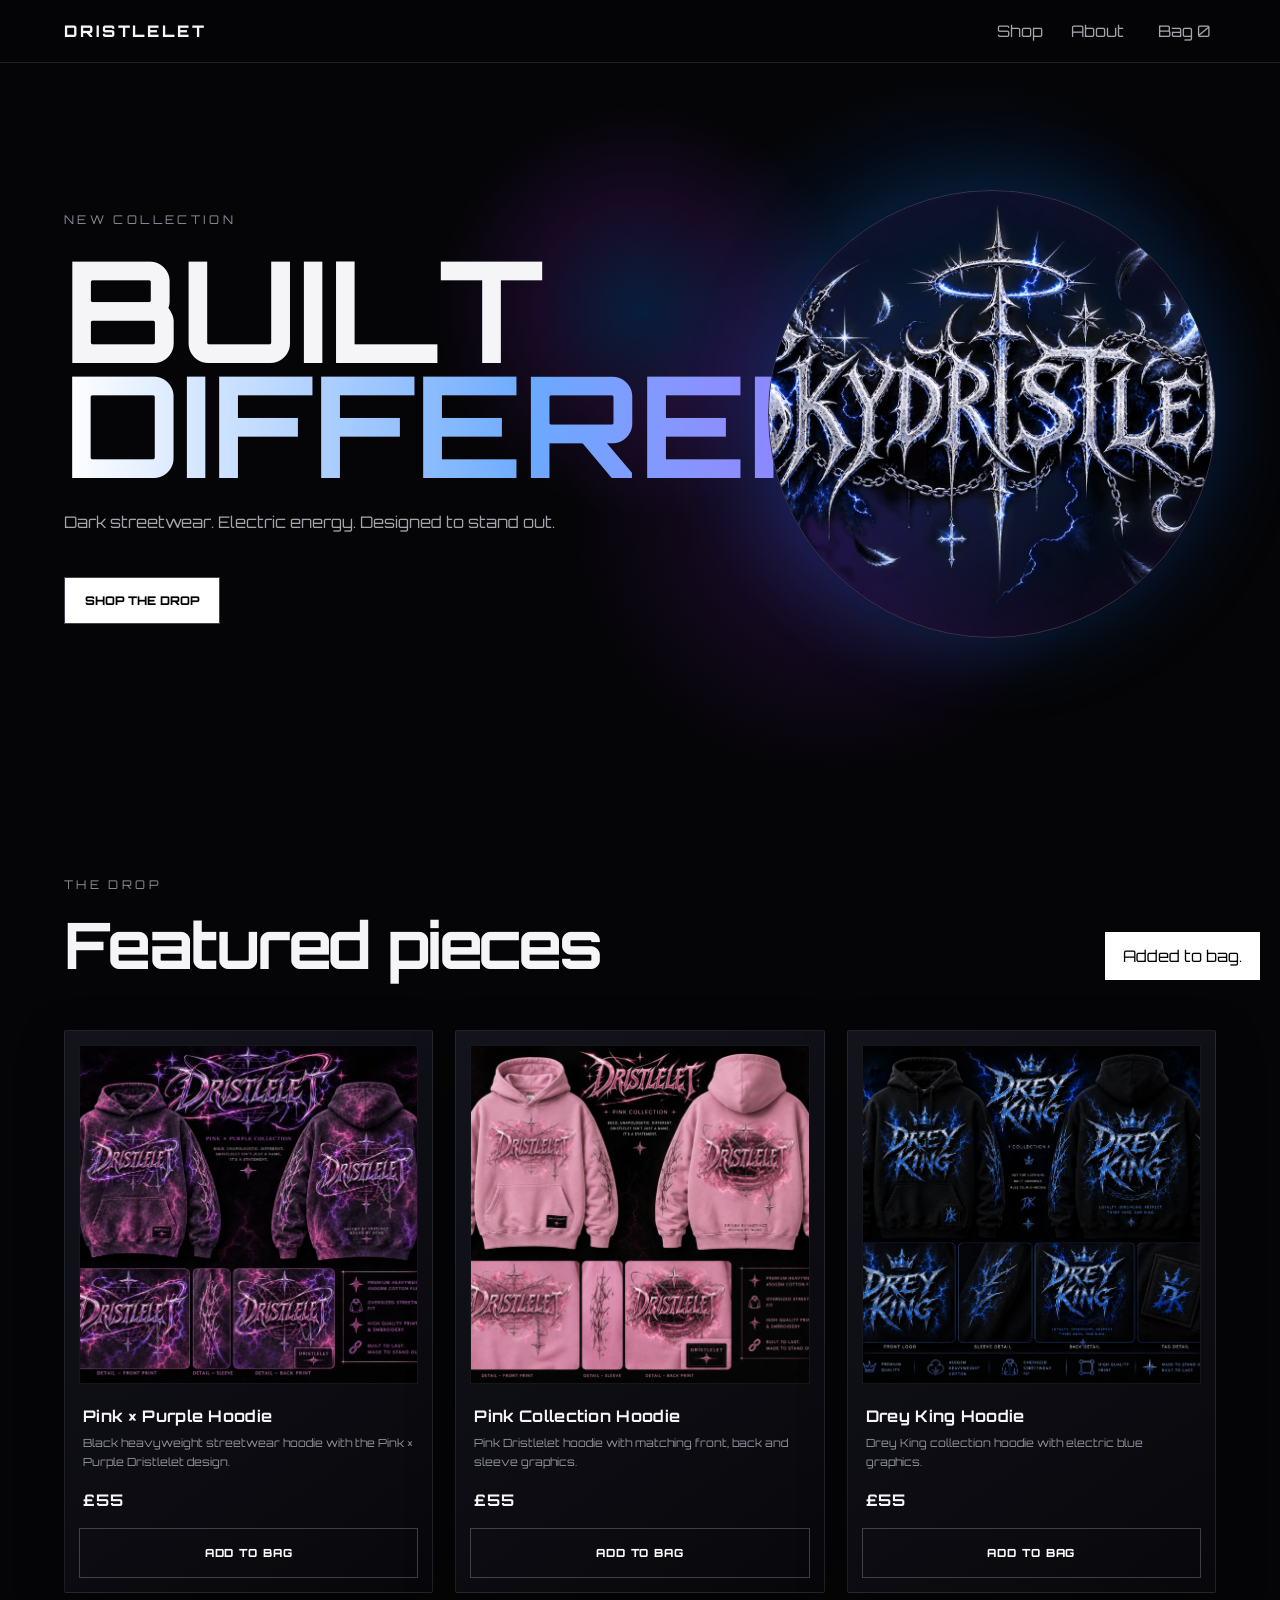
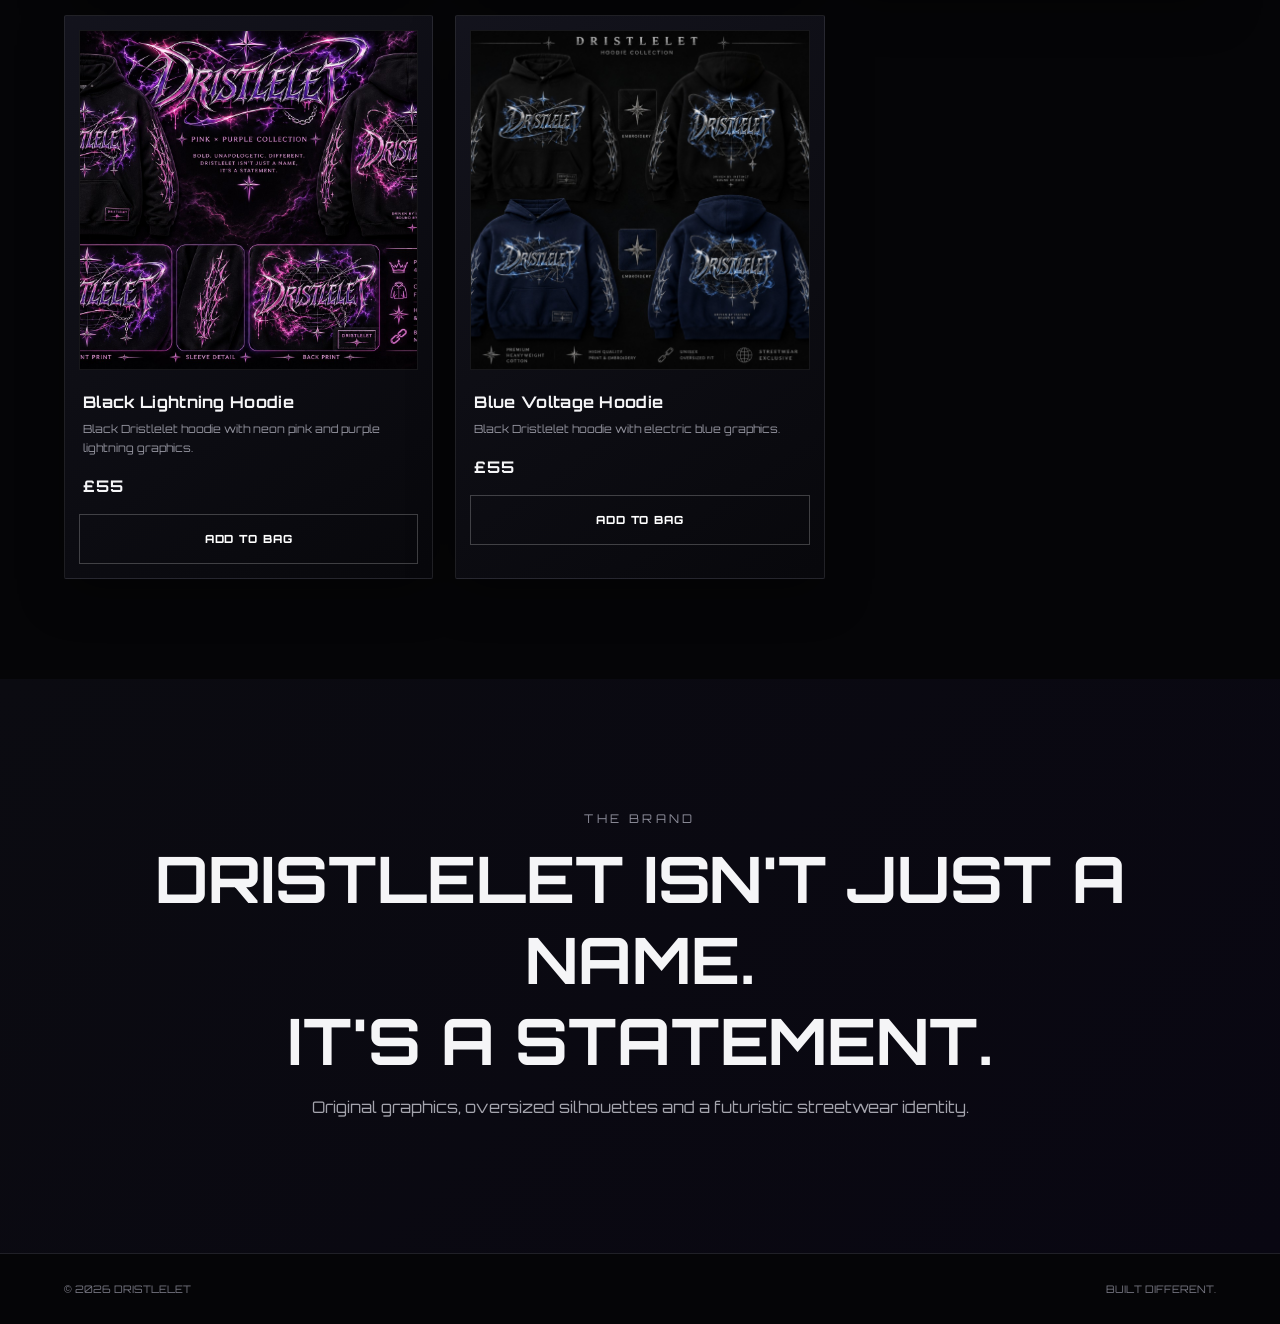
<file: index.html>
<!DOCTYPE html>
<html lang="en">

<head>

  <meta charset="UTF-8">

  <meta
    name="viewport"
    content="width=device-width, initial-scale=1.0"
  >

  <meta
    name="description"
    content="DRISTLELET — futuristic streetwear, hoodies and electric energy."
  >

  <title>DRISTLELET — Streetwear</title>

  <link rel="stylesheet" href="style.css?v=7">

</head>


<body>

  <!-- =================================
       NAVIGATION
  ================================== -->

  <header class="nav">

    <a
      class="brand"
      href="#top"
      aria-label="DRISTLELET home"
    >
      DRISTLELET
    </a>


    <nav aria-label="Main navigation">

      <a href="#shop">
        Shop
      </a>

      <a href="#about">
        About
      </a>

      <button
        id="cartButton"
        type="button"
        aria-label="Open shopping bag"
      >
        Bag <span id="cartCount">0</span>
      </button>

    </nav>

  </header>


  <!-- =================================
       MAIN
  ================================== -->

  <main id="top">


    <!-- =================================
         HERO
    ================================== -->

    <section class="hero">

      <div class="hero-copy">

        <p class="eyebrow">
          NEW COLLECTION
        </p>


        <h1>
          BUILT<br>
          <span>DIFFERENT.</span>
        </h1>


        <p>
          Dark streetwear.
          Electric energy.
          Designed to stand out.
        </p>


        <a
          class="button"
          href="#shop"
        >
          SHOP THE DROP
        </a>

      </div>


      <!-- HERO IMAGE -->

      <div class="hero-mark">

        <img
          src="images/file_0000000054fc824689d79f6299a13b51.png"
          alt="SKYDRISTLE"
        >

      </div>

    </section>


    <!-- =================================
         SHOP
    ================================== -->

    <section
      id="shop"
      class="section"
    >

      <div class="section-heading">

        <p class="eyebrow">
          THE DROP
        </p>

        <h2>
          Featured pieces
        </h2>

      </div>


      <!-- PRODUCTS -->

      <div
        class="products"
        id="products"
      ></div>

    </section>


    <!-- =================================
         ABOUT
    ================================== -->

    <section
      id="about"
      class="about"
    >

      <p class="eyebrow">
        THE BRAND
      </p>


      <h2>
        DRISTLELET ISN'T JUST A NAME.<br>
        IT'S A STATEMENT.
      </h2>


      <p>
        Original graphics,
        oversized silhouettes
        and a futuristic streetwear identity.
      </p>

    </section>

  </main>


  <!-- =================================
       FOOTER
  ================================== -->

  <footer>

    <span>
      © 2026 DRISTLELET
    </span>

    <span>
      BUILT DIFFERENT.
    </span>

  </footer>


  <!-- =================================
       TOAST
  ================================== -->

  <div
    id="toast"
    class="toast"
    role="status"
    aria-live="polite"
  >
    Added to bag.
  </div>


  <!-- =================================
       JAVASCRIPT
  ================================== -->

  <script src="catalogue.js?v=7"></script>

  <script src="script.js?v=7"></script>


</body>

</html>
</file>
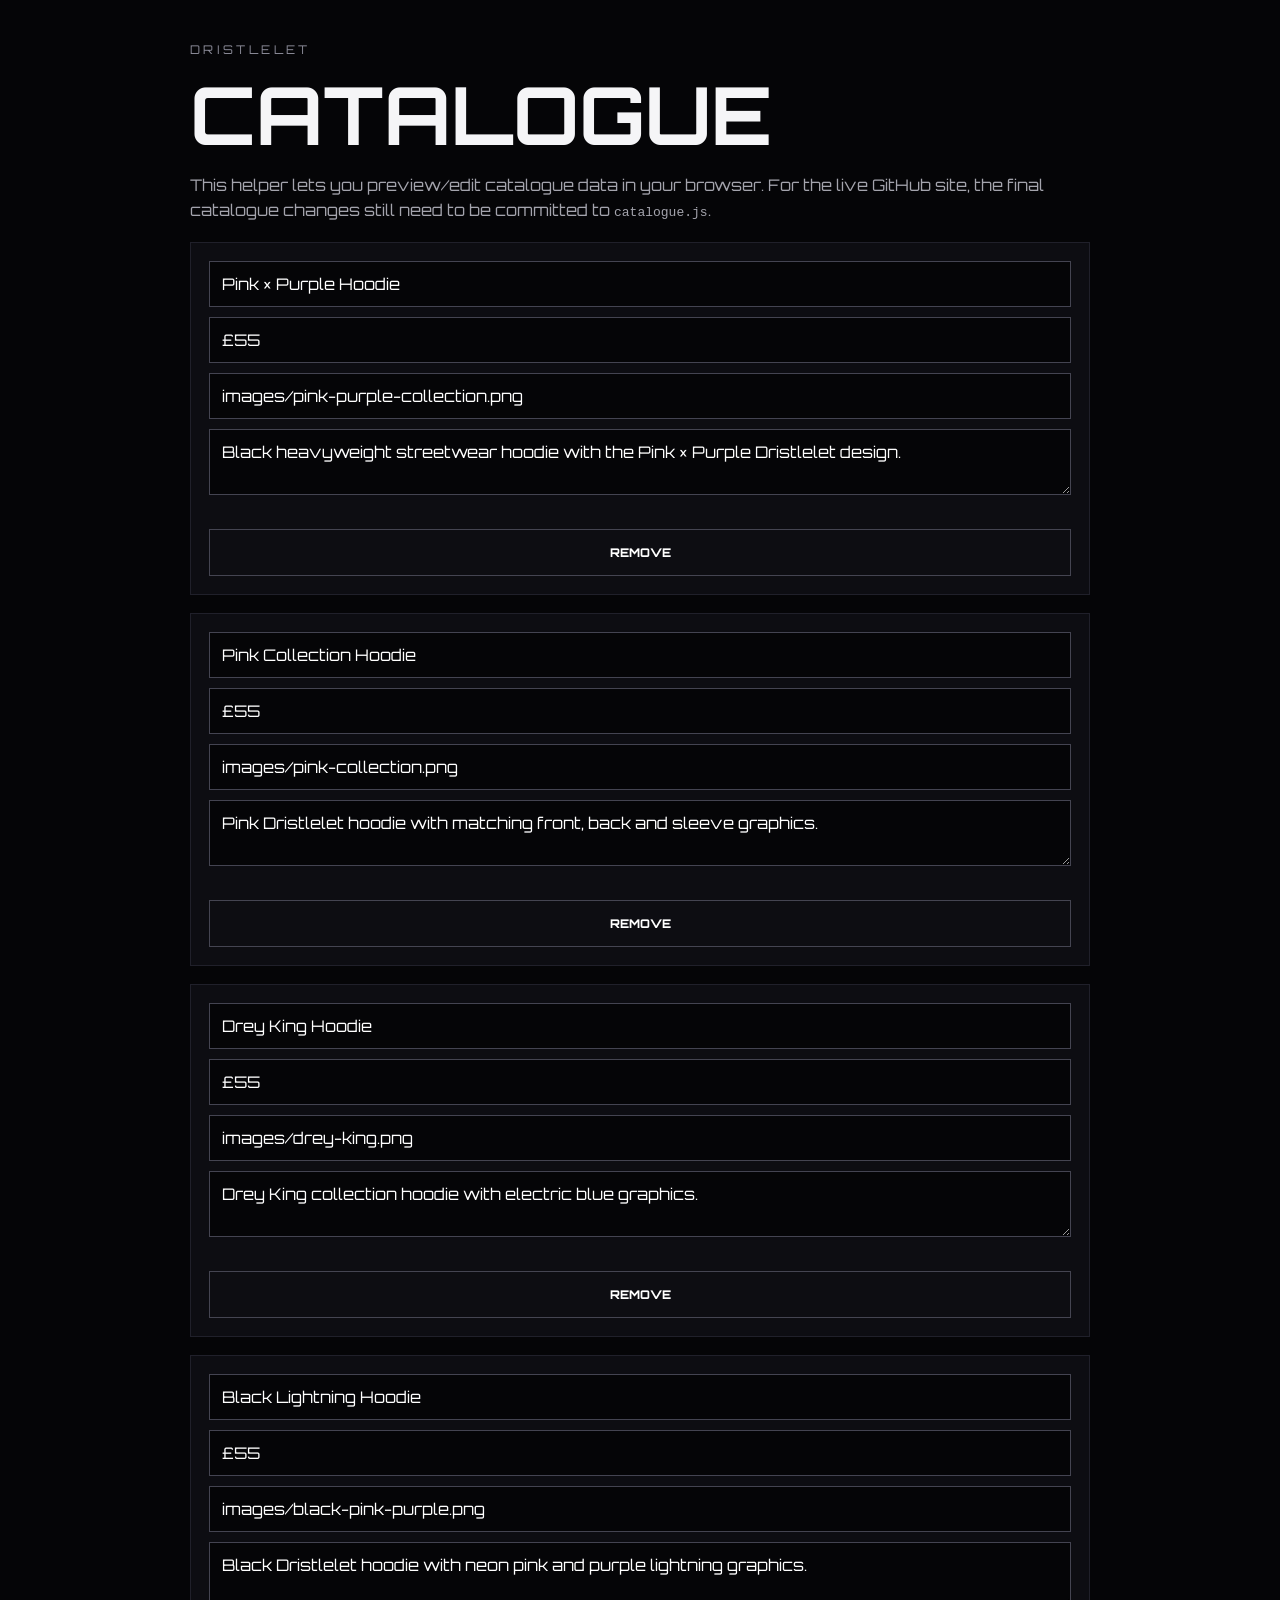
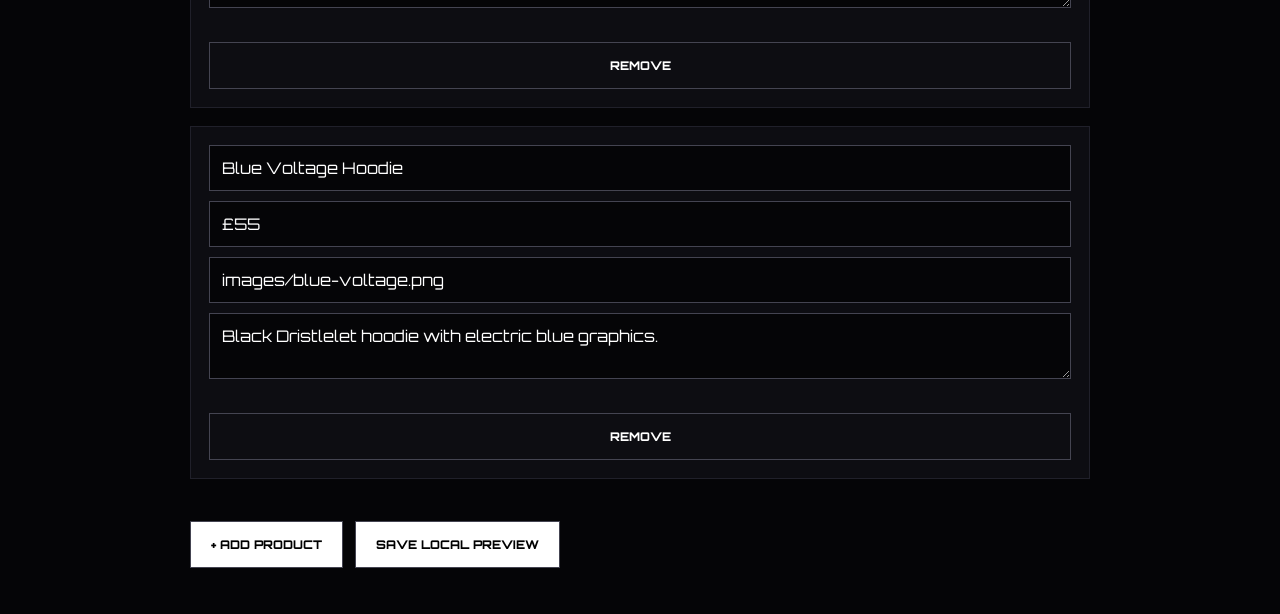
<file: catalogue-admin.html>
<!DOCTYPE html>
<html lang="en">
<head>
<meta charset="UTF-8">
<meta name="viewport" content="width=device-width, initial-scale=1.0">
<title>Dristlelet Catalogue Manager</title>
<link rel="stylesheet" href="style.css">
<style>
body { padding: 30px 5%; }
.manager { max-width: 900px; margin: auto; }
.row { display:grid; gap:10px; margin:18px 0; padding:18px; border:1px solid #20202a; background:#0d0d12; }
input, textarea { width:100%; padding:12px; background:#050507; color:white; border:1px solid #444451; font:inherit; }
.manager button { margin-right:8px; }
.note { color:#a4a4ad; line-height:1.6; }
</style>
</head>
<body>
<div class="manager">
<p class="eyebrow">DRISTLELET</p>
<h1 style="font-size:clamp(2.2rem,7vw,5rem)">CATALOGUE</h1>
<p class="note">This helper lets you preview/edit catalogue data in your browser. For the live GitHub site, the final catalogue changes still need to be committed to <code>catalogue.js</code>.</p>
<div id="manager"></div>
<button class="button" id="add">+ ADD PRODUCT</button>
<button class="button" id="save">SAVE LOCAL PREVIEW</button>
<p id="status" class="note"></p>
</div>
<script src="catalogue.js"></script>
<script>
let items = JSON.parse(localStorage.getItem("dristleletCatalogue") || "null") || catalogue.map(x => ({...x}));
const manager = document.getElementById("manager");
function render() {
  manager.innerHTML = "";
  items.forEach((p,i) => {
    const row = document.createElement("div");
    row.className = "row";
    ["name","price","image","description"].forEach(key => {
      const el = key === "description" ? document.createElement("textarea") : document.createElement("input");
      el.value = p[key] || "";
      el.placeholder = key;
      el.oninput = e => p[key] = e.target.value;
      row.appendChild(el);
    });
    const remove = document.createElement("button");
    remove.className = "add";
    remove.textContent = "REMOVE";
    remove.onclick = () => { items.splice(i,1); render(); };
    row.appendChild(remove);
    manager.appendChild(row);
  });
}
document.getElementById("add").onclick = () => {
  items.push({name:"New Hoodie", price:"£55", image:"images/", description:""});
  render();
};
document.getElementById("save").onclick = () => {
  localStorage.setItem("dristleletCatalogue", JSON.stringify(items));
  document.getElementById("status").textContent = "Saved to this browser. To publish changes, update catalogue.js in GitHub.";
};
render();
</script>
</body>
</html>
</file>
<file: style.css>
@import url('https://fonts.googleapis.com/css2?family=Orbitron:wght@400;600;800&display=swap');

:root {
  --bg: #050507;
  --panel: #0d0d12;
  --text: #f5f5f7;
  --muted: #a4a4ad;
  --blue: #1677ff;
  --purple: #9d35ff;
  --pink: #ff3dbd;
}

* { box-sizing: border-box; }
html { scroll-behavior: smooth; }
body {
  margin: 0;
  background: var(--bg);
  color: var(--text);
  font-family: Orbitron, Arial, sans-serif;
}
a { color: inherit; text-decoration: none; }

.nav {
  position: sticky;
  top: 0;
  z-index: 10;
  display: flex;
  justify-content: space-between;
  align-items: center;
  padding: 20px 5%;
  background: rgba(5,5,7,.82);
  backdrop-filter: blur(14px);
  border-bottom: 1px solid #202027;
}
.brand { font-weight: 800; letter-spacing: .18em; }
nav { display: flex; gap: 28px; align-items: center; }
nav a, nav button { color: var(--muted); }
nav a:hover, nav button:hover { color: white; }
nav button {
  background: none;
  border: 0;
  font: inherit;
  cursor: pointer;
}

.hero {
  min-height: 78vh;
  padding: 8vw 5%;
  display: flex;
  align-items: center;
  justify-content: space-between;
  overflow: hidden;
  background:
    radial-gradient(circle at 75% 45%, rgba(22,119,255,.24), transparent 30%),
    radial-gradient(circle at 65% 65%, rgba(157,53,255,.18), transparent 28%);
}
.hero-copy { max-width: 680px; }
.eyebrow { color: #8b8b98; font-size: .75rem; letter-spacing: .28em; }
h1 { font-size: clamp(4rem, 11vw, 9rem); line-height: .82; margin: 25px 0; }
h1 span {
  background: linear-gradient(90deg, #fff, #6ba9ff, #c46cff);
  -webkit-background-clip: text;
  color: transparent;
}
.hero-copy > p:not(.eyebrow) { color: var(--muted); max-width: 520px; line-height: 1.8; }
.button, .add {
  display: inline-block;
  margin-top: 24px;
  padding: 15px 20px;
  border: 1px solid #444451;
  background: white;
  color: black;
  font: inherit;
  font-size: .75rem;
  font-weight: 800;
  cursor: pointer;
}
.hero-mark {
  width: 35vw;
  height: 35vw;
  max-width: 460px;
  max-height: 460px;
  display: grid;
  place-items: center;
  border: 1px solid #353544;
  border-radius: 50%;
  font-size: 18vw;
  font-weight: 800;
  color: #111;
  -webkit-text-stroke: 2px #4d8dff;
  box-shadow: 0 0 90px rgba(22,119,255,.2), inset 0 0 80px rgba(157,53,255,.12);
}

.section { padding: 100px 5%; }
.section-heading { margin-bottom: 45px; }
h2 { font-size: clamp(2rem, 5vw, 4rem); margin: 10px 0; }

.products {
  display: grid;
  grid-template-columns: repeat(3, 1fr);
  gap: 22px;
}
.product {
  background: var(--panel);
  border: 1px solid #20202a;
  padding: 18px;
}
.product-art {
  aspect-ratio: 1 / 1;
  display: grid;
  place-items: center;
  font-size: clamp(1.4rem, 4vw, 3rem);
  font-weight: 800;
  text-align: center;
  padding: 20px;
}
.product-art.blue {
  background: radial-gradient(circle, #125cff, #080b14 55%, #030304);
}
.product-art.purple {
  background: radial-gradient(circle, #c22fff, #211027 48%, #030304);
}
.product-art.ice {
  background: radial-gradient(circle, #8eeaff, #06182a 45%, #030304);
}
.product h3 { margin: 20px 0 8px; }
.product p { color: var(--muted); font-size: .75rem; }
.product strong { display: block; margin-top: 18px; }
.add { background: transparent; color: white; width: 100%; }
.add:hover { background: white; color: black; }

.about {
  padding: 120px 5%;
  text-align: center;
  background: linear-gradient(135deg, #0b0b11, #090712);
}
.about > p:last-child { color: var(--muted); }

footer {
  display: flex;
  justify-content: space-between;
  padding: 28px 5%;
  color: #777782;
  font-size: .65rem;
  border-top: 1px solid #202027;
}

.toast {
  position: fixed;
  right: 20px;
  bottom: 20px;
  padding: 14px 18px;
  background: white;
  color: black;
  transform: translateY(100px);
  transition: .25s;
}
.toast.show { transform: translateY(0); }

@media (max-width: 800px) {
  nav a { display: none; }
  .nav { padding: 16px 18px; }
  nav { gap: 8px; }

  .hero {
    min-height: auto;
    padding: 72px 18px 60px;
    flex-direction: column;
    text-align: center;
    gap: 48px;
  }

  .hero-copy {
    width: 100%;
    max-width: 100%;
    min-width: 0;
  }

  h1 {
    width: 100%;
    max-width: 100%;
    margin: 20px 0;
    font-size: clamp(3rem, 12vw, 5rem);
    line-height: .86;
    letter-spacing: -.055em;
    overflow-wrap: anywhere;
  }

  .hero-copy > p:not(.eyebrow) {
    max-width: 100%;
    font-size: .78rem;
    line-height: 1.7;
  }

  .button {
    max-width: 100%;
    padding: 15px 18px;
  }

  .hero-mark { width: 65vw; height: 65vw; max-width: 300px; max-height: 300px; }
  .products { grid-template-columns: 1fr; }
  .section, .about { padding-left: 18px; padding-right: 18px; }
  footer { flex-direction: column; gap: 10px; padding-left: 18px; padding-right: 18px; }
}

@media (max-width: 420px) {
  h1 { font-size: clamp(2.75rem, 11.5vw, 4.5rem); }
  .brand { letter-spacing: .12em; font-size: .9rem; }
  #cartButton { font-size: .85rem; }
}

/* ===== Dristlelet motion pack ===== */
@keyframes dlFadeUp {
  from { opacity: 0; transform: translateY(28px); }
  to { opacity: 1; transform: translateY(0); }
}
@keyframes dlFloat {
  0%, 100% { transform: translateY(0); }
  50% { transform: translateY(-8px); }
}
@keyframes dlGlow {
  0%, 100% { filter: drop-shadow(0 0 0 rgba(255,255,255,0)); }
  50% { filter: drop-shadow(0 0 18px rgba(255,255,255,.35)); }
}
@keyframes dlShine {
  from { transform: translateX(-120%); }
  to { transform: translateX(120%); }
}
@keyframes dlCartBounce {
  0% { transform: scale(1); }
  35% { transform: scale(1.35); }
  70% { transform: scale(.92); }
  100% { transform: scale(1); }
}

body { scroll-behavior: smooth; }

header, nav, .hero, .banner, .products, .product-grid, footer {
  animation: dlFadeUp .7s ease both;
}

.hero img, .hero-image, .logo, .brand-logo {
  animation: dlFloat 4s ease-in-out infinite, dlGlow 3s ease-in-out infinite;
}

button, .add, .product, .card, a {
  transition: transform .22s ease, box-shadow .22s ease, opacity .22s ease;
}

button:hover, .add:hover, .product:hover, .card:hover {
  transform: translateY(-4px);
}

button:active, .add:active {
  transform: scale(.94);
}

.add { position: relative; overflow: hidden; }

.add::after {
  content: "";
  position: absolute;
  inset: 0 auto 0 -70%;
  width: 45%;
  background: linear-gradient(90deg, transparent, rgba(255,255,255,.45), transparent);
  transform: skewX(-20deg);
}

.add:hover::after {
  animation: dlShine .65s ease;
}

.cart-pop {
  animation: dlCartBounce .45s ease;
}

.toast.show {
  animation: dlFadeUp .3s ease both;
}

@media (prefers-reduced-motion: reduce) {
  *, *::before, *::after {
    animation-duration: .01ms !important;
    animation-iteration-count: 1 !important;
    scroll-behavior: auto !important;
    transition-duration: .01ms !important;
  }
}

/* Real product photography */
.product-image-wrap {
  aspect-ratio: 1 / 1;
  overflow: hidden;
  background: #08080c;
  border: 1px solid #20202a;
}
.product-image {
  width: 100%;
  height: 100%;
  object-fit: cover;
  display: block;
  transition: transform .5s ease, filter .5s ease;
}
.product:hover .product-image {
  transform: scale(1.045);
  filter: brightness(1.08);
}
.product-image-wrap{position:relative}.product-image.image-missing{display:none}.image-fallback{position:absolute;inset:0;display:none;place-items:center;color:#777782;letter-spacing:.2em;font-size:.7rem;background:radial-gradient(circle at center,#15151e,#08080c 65%)}.image-fallback.show{display:grid}
/* =========================================
   DRISTLELET — MOTION SYSTEM
   ========================================= */

/* Smooth scrolling */
html {
  scroll-behavior: smooth;
}

/* HERO ENTRANCE */
.hero-copy {
  animation: heroReveal 1.2s ease-out both;
}

.hero-copy .eyebrow {
  animation: fadeUp 0.8s ease-out 0.15s both;
}

.hero-copy h1 {
  animation: titleReveal 1s cubic-bezier(.16,1,.3,1) 0.3s both;
}

.hero-copy > p {
  animation: fadeUp 0.9s ease-out 0.55s both;
}

.hero-copy .button {
  animation: fadeUp 0.9s ease-out 0.75s both;
}

/* Floating Dristlelet mark */
.hero-mark {
  animation:
    markFloat 5s ease-in-out infinite,
    markGlow 3s ease-in-out infinite alternate;
}

/* Moving atmospheric glow */
.hero {
  position: relative;
  overflow: hidden;
}

.hero::before {
  content: "";
  position: absolute;
  width: 420px;
  height: 420px;
  border-radius: 50%;
  background: radial-gradient(
    circle,
    rgba(23,119,255,.22),
    rgba(157,53,255,.12),
    transparent 70%
  );
  top: 35%;
  left: 50%;
  transform: translate(-50%, -50%);
  animation: energyMove 8s ease-in-out infinite alternate;
  pointer-events: none;
}

/* Make hero content stay above the glow */
.hero > * {
  position: relative;
  z-index: 1;
}


/* =========================================
   PRODUCT CARDS
   ========================================= */

.product {
  animation: productReveal 0.9s ease-out both;
  transition:
    transform .4s cubic-bezier(.16,1,.3,1),
    border-color .4s ease,
    box-shadow .4s ease;
}

.product:hover {
  transform: translateY(-10px);
  box-shadow:
    0 20px 60px rgba(23,119,255,.12),
    0 0 30px rgba(157,53,255,.08);
}

/* Product artwork gently moves */
.product-art {
  transition: transform .6s cubic-bezier(.16,1,.3,1);
}

.product:hover .product-art {
  transform: scale(1.035);
}


/* =========================================
   BUTTON MOTION
   ========================================= */

.button,
.add {
  position: relative;
  overflow: hidden;
  transition:
    transform .25s ease,
    box-shadow .25s ease;
}

.button::before,
.add::before {
  content: "";
  position: absolute;
  top: 0;
  left: -120%;
  width: 80%;
  height: 100%;
  background: linear-gradient(
    90deg,
    transparent,
    rgba(255,255,255,.35),
    transparent
  );
  transform: skewX(-20deg);
  transition: left .7s ease;
}

.button:hover::before,
.add:hover::before {
  left: 140%;
}

.button:hover,
.add:hover {
  transform: translateY(-3px);
  box-shadow: 0 10px 30px rgba(23,119,255,.18);
}

.button:active,
.add:active {
  transform: scale(.97);
}


/* =========================================
   KEYFRAMES
   ========================================= */

@keyframes fadeUp {
  from {
    opacity: 0;
    transform: translateY(25px);
  }

  to {
    opacity: 1;
    transform: translateY(0);
  }
}

@keyframes heroReveal {
  from {
    opacity: 0;
  }

  to {
    opacity: 1;
  }
}

@keyframes titleReveal {
  from {
    opacity: 0;
    transform: translateY(35px) scale(.96);
    filter: blur(8px);
  }

  to {
    opacity: 1;
    transform: translateY(0) scale(1);
    filter: blur(0);
  }
}

@keyframes markFloat {
  0%,
  100% {
    transform: translateY(0) rotate(0deg);
  }

  50% {
    transform: translateY(-18px) rotate(2deg);
  }
}

@keyframes markGlow {
  from {
    filter:
      drop-shadow(0 0 5px rgba(23,119,255,.35))
      drop-shadow(0 0 15px rgba(157,53,255,.15));
  }

  to {
    filter:
      drop-shadow(0 0 15px rgba(23,119,255,.7))
      drop-shadow(0 0 35px rgba(157,53,255,.45));
  }
}

@keyframes energyMove {
  0% {
    transform: translate(-50%, -50%) scale(.85);
  }

  50% {
    transform: translate(-42%, -55%) scale(1.15);
  }

  100% {
    transform: translate(-58%, -45%) scale(.95);
  }
}

@keyframes productReveal {
  from {
    opacity: 0;
    transform: translateY(45px);
  }

  to {
    opacity: 1;
    transform: translateY(0);
  }
}


/* =========================================
   REDUCE MOTION FOR ACCESSIBILITY
   ========================================= */

@media (prefers-reduced-motion: reduce) {
  *,
  *::before,
  *::after {
    animation-duration: .01ms !important;
    animation-iteration-count: 1 !important;
    scroll-behavior: auto !important;
    transition-duration: .01ms !important;
  }
}
/* =========================================
   DRISTLELET PRODUCT SCROLL ANIMATION
   ========================================= */

.reveal-product {
  opacity: 1;
  transform: translateY(0) scale(1);
  transition:
    opacity .8s ease,
    transform .9s cubic-bezier(.16,1,.3,1);
}

.reveal-product.product-visible {
  opacity: 1;
  transform: translateY(0) scale(1);
}

.product-visible {
  opacity: 1;
  transform: translateY(0) scale(1);
}


/* =========================================
   PRODUCT IMAGE PREVIEW
   ========================================= */

.product-preview {
  cursor: zoom-in;
  transition:
    transform .5s cubic-bezier(.16,1,.3,1),
    filter .5s ease;
}

.product-preview:hover {
  transform: scale(1.025);
  filter:
    drop-shadow(0 0 20px rgba(23,119,255,.15));
}


/* =========================================
   FULL SCREEN IMAGE PREVIEW
   ========================================= */

.image-preview {
  position: fixed;
  inset: 0;
  z-index: 9999;

  display: flex;
  align-items: center;
  justify-content: center;

  padding: 25px;

  background: rgba(0,0,0,.88);
  backdrop-filter: blur(15px);

  opacity: 0;

  transition:
    opacity .3s ease;
}

.preview-open {
  opacity: 1;
}

.preview-content {
  width: min(650px, 94vw);
  max-height: 92vh;

  overflow-y: auto;

  text-align: center;

  transform: scale(.85) translateY(30px);

  transition:
    transform .45s cubic-bezier(.16,1,.3,1);
}

.preview-open .preview-content {
  transform: scale(1) translateY(0);
}

.preview-content .product-art {
  width: 100%;
  max-height: 65vh;
  object-fit: contain;
}

.preview-content h2 {
  margin: 20px 0 8px;
}

.preview-content p {
  color: var(--muted);
  margin-bottom: 12px;
}

.preview-content strong {
  font-size: 22px;
}

.preview-close {
  position: fixed;
  top: 25px;
  right: 25px;

  width: 48px;
  height: 48px;

  border: 1px solid rgba(255,255,255,.25);
  background: rgba(10,10,15,.8);
  color: white;

  font-size: 30px;
  line-height: 1;

  cursor: pointer;

  z-index: 10;
}


/* =========================================
   CART PANEL
   ========================================= */

.cart-panel {
  position: fixed;

  top: 0;
  right: 0;

  width: min(430px, 92vw);
  height: 100vh;

  z-index: 9998;

  background: rgba(10,10,15,.98);

  border-left: 1px solid rgba(255,255,255,.12);

  box-shadow:
    -20px 0 80px rgba(0,0,0,.6);

  display: flex;
  flex-direction: column;

  transform: translateX(105%);

  transition:
    transform .45s cubic-bezier(.16,1,.3,1);
}

.cart-open {
  transform: translateX(0);
}


/* CART HEADER */

.cart-header {
  display: flex;
  align-items: center;
  justify-content: space-between;

  padding: 25px;

  border-bottom: 1px solid rgba(255,255,255,.1);
}

.cart-header h2 {
  margin: 0;
}

.cart-close {
  width: 42px;
  height: 42px;

  background: transparent;
  color: white;

  border: 1px solid rgba(255,255,255,.2);

  font-size: 28px;

  cursor: pointer;
}


/* CART ITEMS */

.cart-items {
  flex: 1;

  overflow-y: auto;

  padding: 20px;
}

.cart-item {
  display: flex;
  gap: 15px;

  padding: 15px 0;

  border-bottom: 1px solid rgba(255,255,255,.08);
}

.cart-item-art {
  width: 105px;
  flex-shrink: 0;
}

.cart-item-art .product-art {
  width: 100%;
}

.cart-item-info {
  flex: 1;
}

.cart-item-info h3 {
  margin: 5px 0 8px;
  font-size: 16px;
}

.cart-item-info p {
  margin: 0 0 12px;
  color: var(--muted);
}


/* QUANTITY */

.quantity {
  display: flex;
  align-items: center;
  gap: 12px;
}

.quantity button {
  width: 30px;
  height: 30px;

  background: transparent;
  color: white;

  border: 1px solid rgba(255,255,255,.2);

  cursor: pointer;
}


/* CART FOOTER */

.cart-footer {
  padding: 22px;

  border-top: 1px solid rgba(255,255,255,.1);
}

.cart-total {
  display: flex;
  justify-content: space-between;

  margin-bottom: 18px;

  font-size: 18px;
}

.checkout-button {
  width: 100%;

  padding: 17px;

  border: 0;

  background: white;
  color: black;

  font-family: inherit;
  font-weight: 800;

  cursor: pointer;

  transition:
    transform .2s ease,
    box-shadow .2s ease;
}

.checkout-button:hover {
  transform: translateY(-2px);

  box-shadow:
    0 10px 30px rgba(255,255,255,.15);
}


/* EMPTY CART */

.cart-empty {
  flex: 1;

  display: flex;
  flex-direction: column;

  align-items: center;
  justify-content: center;

  text-align: center;

  padding: 30px;
}

.cart-empty-icon {
  width: 90px;
  height: 90px;

  display: grid;
  place-items: center;

  border-radius: 50%;

  border: 1px solid rgba(23,119,255,.5);

  color: #4b9cff;

  font-size: 38px;

  margin-bottom: 25px;

  animation: markFloat 4s ease-in-out infinite;
}

.cart-empty p {
  color: var(--muted);
}


/* MOBILE */

@media (max-width: 600px) {

  .image-preview {
    padding: 15px;
  }

  .preview-content {
    width: 96vw;
  }

  .preview-content .product-art {
    max-height: 60vh;
  }

  .preview-close {
    top: 15px;
    right: 15px;
  }

}
/* =========================================
   DRISTLELET — HERO IMAGE FINAL FIX
   ========================================= */

.hero-mark {
  position: relative !important;
  width: 35vw !important;
  height: 35vw !important;
  max-width: 460px !important;
  max-height: 460px !important;
  min-width: 280px;
  min-height: 280px;

  overflow: hidden !important;
  border-radius: 50% !important;

  display: grid !important;
  place-items: center !important;
}

/* Keep the actual image INSIDE the circle */
.hero-mark img {
  position: absolute !important;
  inset: 0 !important;

  width: 100% !important;
  height: 100% !important;

  max-width: none !important;
  max-height: none !important;

  object-fit: cover !important;
  object-position: center !important;

  border-radius: 50% !important;

  display: block !important;

  /* Stop the old floating animation from moving the image */
  animation: none !important;

  transform: none !important;
}

/* Keep the circle itself glowing/floating */
.hero-mark {
  animation:
    markFloat 5s ease-in-out infinite,
    markGlow 3s ease-in-out infinite alternate !important;
}


/* =========================================
   MOBILE HERO
   ========================================= */

@media (max-width: 800px) {

  .hero-mark {
    width: 72vw !important;
    height: 72vw !important;

    max-width: 330px !important;
    max-height: 330px !important;

    min-width: 0;
    min-height: 0;

    margin: 10px auto 0;
  }

  .hero-mark img {
    width: 100% !important;
    height: 100% !important;

    object-fit: cover !important;
    object-position: center !important;

    transform: none !important;
    animation: none !important;
  }

}
/* =========================================
   DRISTLELET — TIGHTER HERO SPACING
   ========================================= */

@media (max-width: 800px) {

  .hero {
    padding: 55px 18px 20px !important;
    gap: 25px !important;
    min-height: auto !important;
  }

  .hero-copy {
    margin-bottom: 0 !important;
  }

  .hero-mark {
    margin: 0 auto !important;
  }

  /* Bring THE DROP closer to the hero */
  #shop {
    padding-top: 45px !important;
  }

  .section-heading {
    margin-bottom: 30px !important;
  }
}


/* Smaller phones */
@media (max-width: 420px) {

  .hero {
    padding-top: 45px !important;
    padding-bottom: 10px !important;
    gap: 18px !important;
  }

  #shop {
    padding-top: 35px !important;
  }
}
/* =========================================
   DRISTLELET — PREMIUM PRODUCT CARDS
   ========================================= */

#shop {
  position: relative;
}

.section-heading {
  position: relative;
}

.section-heading h2 {
  letter-spacing: -0.04em;
}

/* PRODUCT CARD */

.product {
  position: relative;
  overflow: hidden;

  padding: 14px !important;

  background:
    linear-gradient(
      145deg,
      rgba(20,20,30,.96),
      rgba(8,8,12,.98)
    ) !important;

  border: 1px solid rgba(255,255,255,.09) !important;

  box-shadow:
    0 15px 45px rgba(0,0,0,.35);

  border-radius: 2px;

  transition:
    transform .45s cubic-bezier(.16,1,.3,1),
    border-color .35s ease,
    box-shadow .45s ease;
}

/* subtle glow */

.product::before {
  content: "";
  position: absolute;

  width: 180px;
  height: 180px;

  top: -90px;
  right: -90px;

  border-radius: 50%;

  background: rgba(22,119,255,.16);

  filter: blur(45px);

  opacity: 0;

  transition: opacity .5s ease;

  pointer-events: none;
}

.product:hover::before {
  opacity: 1;
}

.product:hover {
  transform: translateY(-8px) !important;

  border-color: rgba(90,150,255,.35) !important;

  box-shadow:
    0 25px 70px rgba(0,0,0,.55),
    0 0 35px rgba(22,119,255,.08);
}


/* =========================================
   PRODUCT IMAGE
   ========================================= */

.product-image-wrap {
  position: relative;

  aspect-ratio: 1 / 1 !important;

  overflow: hidden;

  background: #08080c;

  border: 1px solid rgba(255,255,255,.06) !important;
}

.product-image {
  width: 100%;
  height: 100%;

  object-fit: cover;

  transition:
    transform .7s cubic-bezier(.16,1,.3,1),
    filter .5s ease;
}

.product:hover .product-image {
  transform: scale(1.06);

  filter:
    brightness(1.08)
    contrast(1.03);
}


/* =========================================
   PRODUCT INFORMATION
   ========================================= */

.product h3 {
  margin: 22px 4px 8px !important;

  font-size: 1rem;

  letter-spacing: .02em;
}

.product p {
  margin: 0 4px;

  color: #92929d !important;

  font-size: .7rem;

  line-height: 1.7;
}

.product strong {
  display: block;

  margin: 18px 4px 14px !important;

  font-size: 1rem;

  letter-spacing: .05em;
}


/* =========================================
   ADD TO BAG BUTTON
   ========================================= */

.product .add {
  margin-top: 4px !important;

  min-height: 50px;

  border: 1px solid rgba(255,255,255,.22) !important;

  background: transparent;

  color: white;

  font-size: .7rem;

  letter-spacing: .08em;

  transition:
    background .3s ease,
    color .3s ease,
    transform .25s ease,
    box-shadow .3s ease;
}

.product .add:hover {
  background: white;

  color: #050507;

  box-shadow:
    0 10px 35px rgba(255,255,255,.12);
}


/* =========================================
   MOBILE PRODUCT CARDS
   ========================================= */

@media (max-width: 800px) {

  .products {
    gap: 28px !important;
  }

  .product {
    padding: 12px !important;
  }

  .product-image-wrap {
    aspect-ratio: 1 / 1 !important;
  }

  .product h3 {
    margin-top: 18px !important;

    font-size: .95rem;
  }

  .product p {
    font-size: .68rem;

    line-height: 1.65;
  }

  .product strong {
    margin-top: 15px !important;
  }

  .product .add {
    min-height: 52px;
  }
}


/* =========================================
   VERY SMALL PHONES
   ========================================= */

@media (max-width: 420px) {

  .product {
    padding: 10px !important;
  }

  .product h3 {
    font-size: .9rem;
  }

  .product p {
    font-size: .65rem;
  }

  .product .add {
    min-height: 50px;
    font-size: .65rem;
  }
}
/* =========================================
   DRISTLELET CHECKOUT
   ========================================= */

.checkout-panel {
  position: fixed;
  inset: 0;
  z-index: 10000;

  display: flex;
  justify-content: center;
  align-items: flex-start;

  padding: 30px 15px;

  overflow-y: auto;

  background: rgba(0,0,0,.9);
  backdrop-filter: blur(16px);

  opacity: 0;

  transition: opacity .3s ease;
}

.checkout-open {
  opacity: 1;
}

.checkout-box {
  position: relative;

  width: min(650px, 100%);

  margin: 20px auto;

  padding: 35px;

  background:
    linear-gradient(
      145deg,
      #11111a,
      #08080c
    );

  border: 1px solid #292938;

  box-shadow:
    0 30px 100px rgba(0,0,0,.7);

  transform: translateY(30px);

  transition:
    transform .4s cubic-bezier(.16,1,.3,1);
}

.checkout-open .checkout-box {
  transform: translateY(0);
}

.checkout-close {
  position: absolute;

  top: 18px;
  right: 18px;

  width: 42px;
  height: 42px;

  border: 1px solid #333340;

  background: transparent;
  color: white;

  font-size: 25px;

  cursor: pointer;
}

.checkout-heading {
  margin-bottom: 35px;
}

.checkout-heading h2 {
  margin: 8px 0;
}

.checkout-heading > p:last-child {
  color: var(--muted);
  font-size: .75rem;
}

.checkout-section {
  margin-bottom: 30px;
}

.checkout-section h3 {
  margin-bottom: 18px;

  font-size: .8rem;

  letter-spacing: .12em;
}

.checkout-section label {
  display: block;

  margin-bottom: 15px;

  color: #b7b7c2;

  font-size: .7rem;
}

.checkout-section input[type="text"],
.checkout-section input[type="email"],
.checkout-section input[type="tel"] {
  width: 100%;

  margin-top: 7px;

  padding: 15px;

  border: 1px solid #30303b;

  outline: none;

  background: #09090e;

  color: white;

  font-family: inherit;

  font-size: .8rem;
}

.checkout-section input:focus {
  border-color: #4d8dff;

  box-shadow:
    0 0 15px rgba(23,119,255,.12);
}

.delivery-option {
  display: grid !important;

  grid-template-columns: auto 1fr auto;

  align-items: center;

  gap: 14px;

  padding: 16px;

  border: 1px solid #292934;

  background: #0a0a10;

  cursor: pointer;
}

.delivery-option:hover {
  border-color: #4d8dff;
}

.delivery-option input {
  accent-color: #4d8dff;
}

.delivery-option span {
  display: flex;

  flex-direction: column;

  gap: 5px;
}

.delivery-option strong {
  color: white;
}

.delivery-option small {
  color: var(--muted);

  font-size: .62rem;
}

.delivery-option b {
  color: white;
}

.checkout-summary {
  margin-top: 25px;

  padding: 20px;

  border-top: 1px solid #292934;
  border-bottom: 1px solid #292934;
}

.checkout-summary > div {
  display: flex;

  justify-content: space-between;

  margin-bottom: 13px;

  font-size: .75rem;
}

.checkout-grand-total {
  margin-top: 18px;

  padding-top: 18px;

  border-top: 1px solid #292934;

  font-size: 1rem !important;
}

.place-order-button {
  width: 100%;

  margin-top: 25px;

  padding: 18px;

  border: 0;

  background: white;
  color: black;

  font-family: inherit;

  font-weight: 800;

  cursor: pointer;

  transition:
    transform .2s ease,
    box-shadow .2s ease;
}

.place-order-button:hover {
  transform: translateY(-2px);

  box-shadow:
    0 10px 35px rgba(255,255,255,.15);
}

.checkout-note {
  margin-top: 18px;

  color: #777782;

  font-size: .6rem;

  line-height: 1.6;

  text-align: center;
}


/* =========================================
   CART IMAGE FIX
   ========================================= */

.cart-item-art img {
  width: 100%;
  aspect-ratio: 1 / 1;

  object-fit: cover;

  display: block;
}


/* =========================================
   MOBILE CHECKOUT
   ========================================= */

@media (max-width: 600px) {

  .checkout-panel {
    padding: 0;
  }

  .checkout-box {
    width: 100%;
    min-height: 100vh;

    margin: 0;

    padding: 25px 18px;
  }

  .checkout-heading {
    padding-top: 30px;
  }

  .delivery-option {
    grid-template-columns:
      auto 1fr auto;

    padding: 13px;
  }

}
</file>
